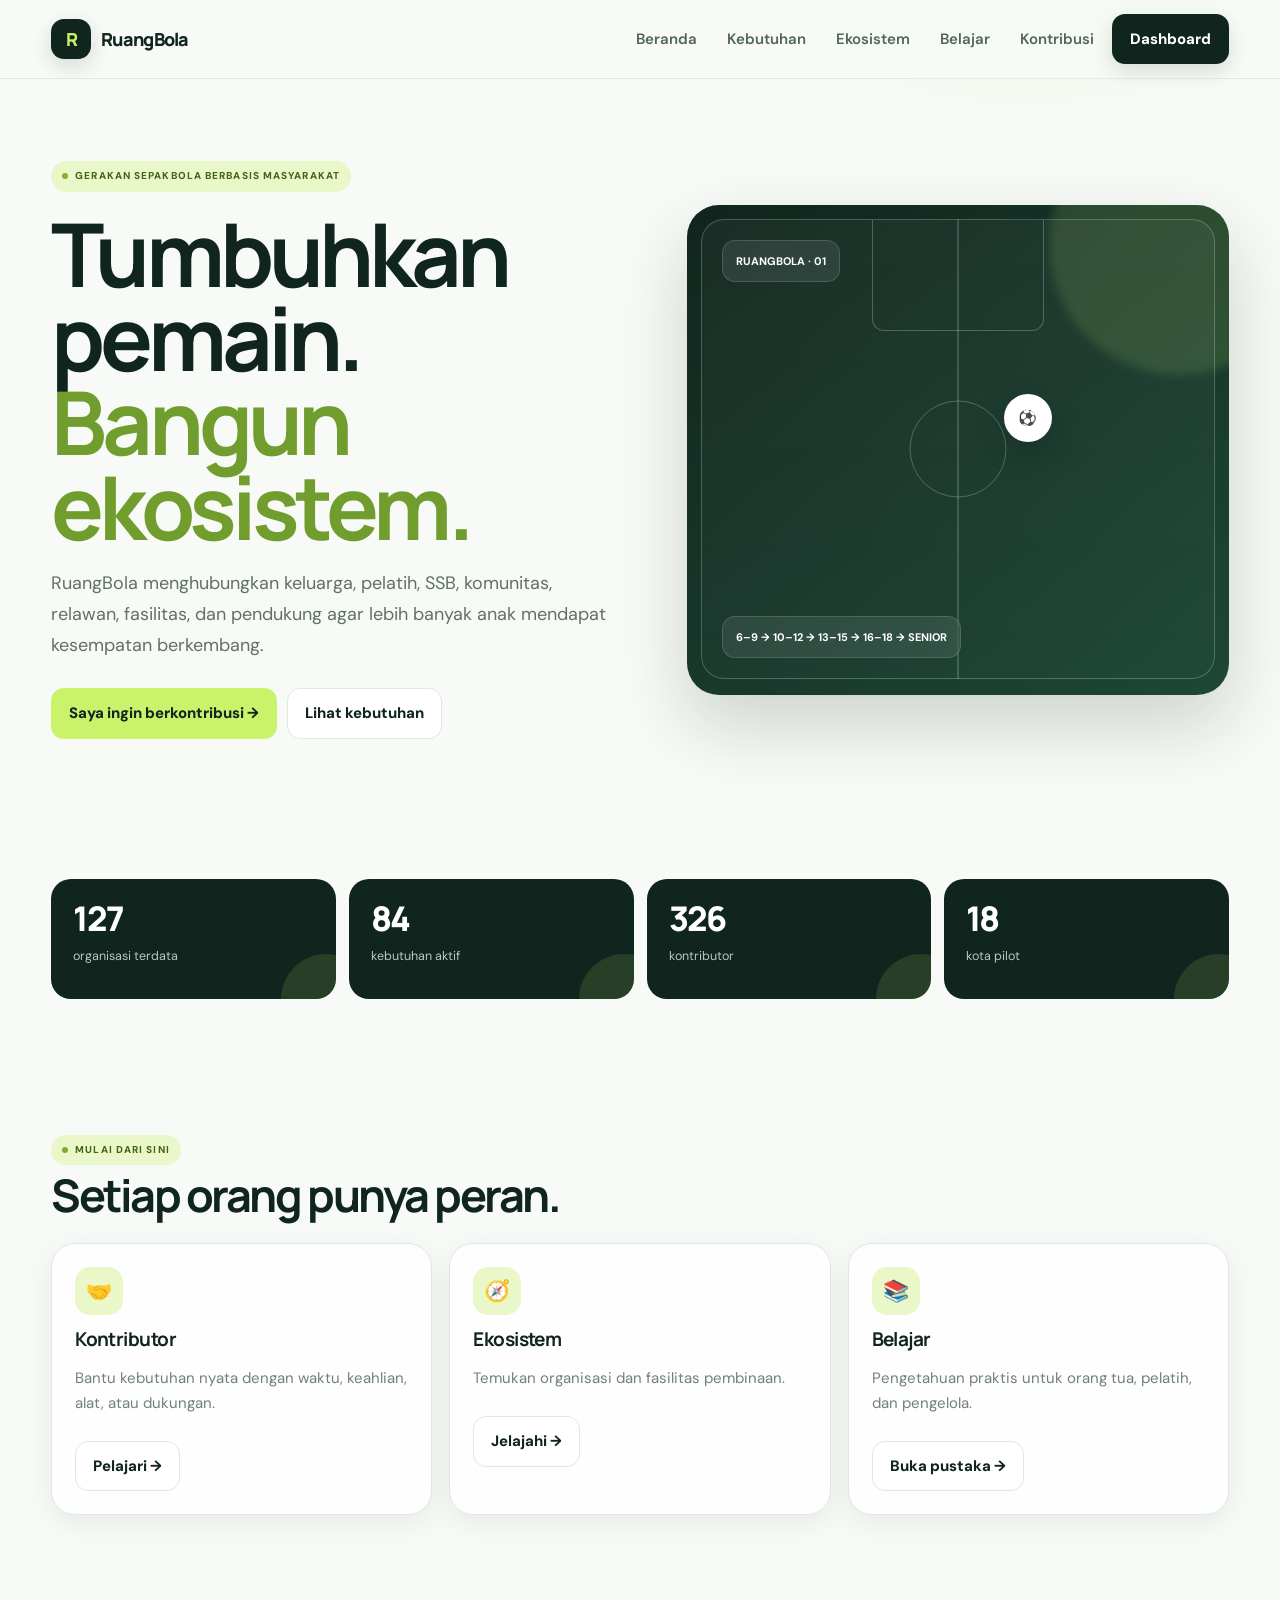
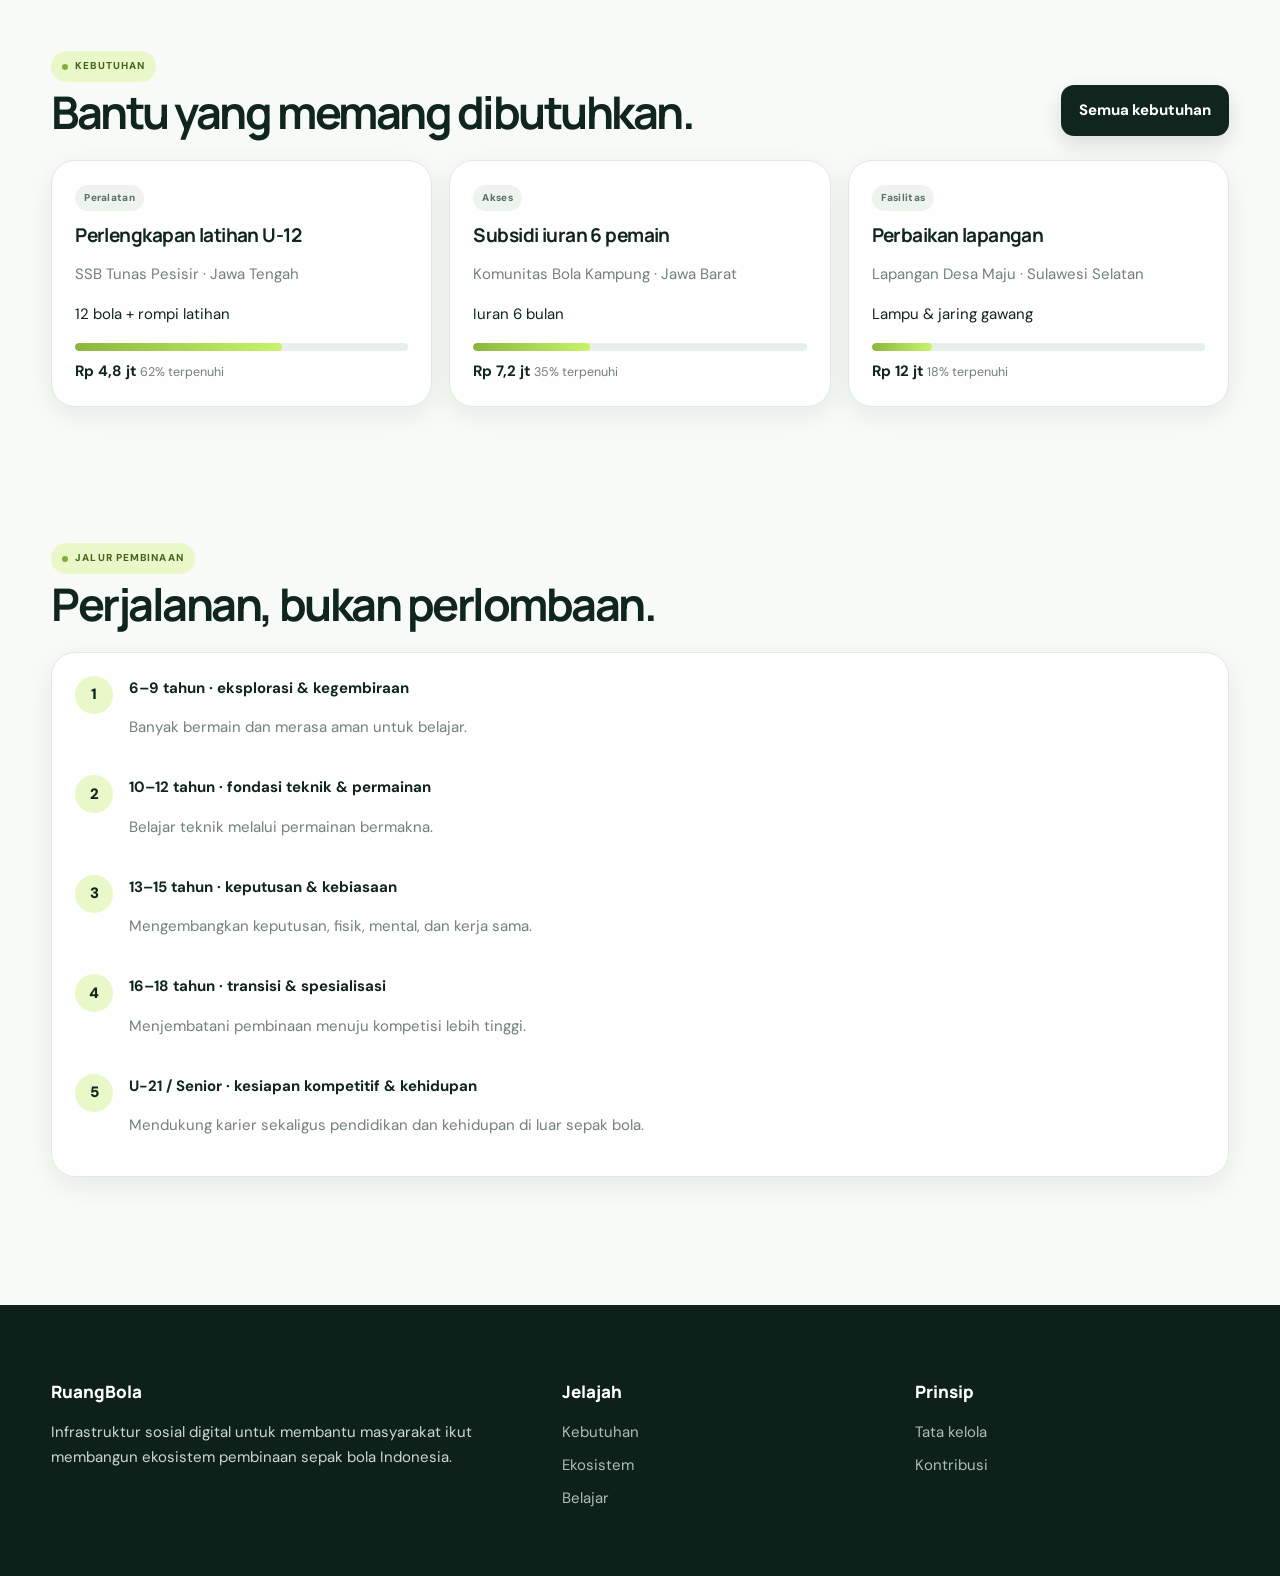
<file: index.html>
<!doctype html><html lang="id"><head><meta charset="utf-8"><meta name="viewport" content="width=device-width,initial-scale=1"><title>RuangBola — Tumbuh Bersama, Bangun Ekosistem</title><link rel="stylesheet" href="assets/style.css"></head><body><div id="app"><noscript><main style="padding:40px;font-family:Arial,sans-serif"><h1>RuangBola</h1><p>JavaScript perlu diaktifkan untuk membuka prototipe ini.</p></main></noscript></div><script src="assets/app.js"></script><script>RB.render('home')</script></body></html>
</file>
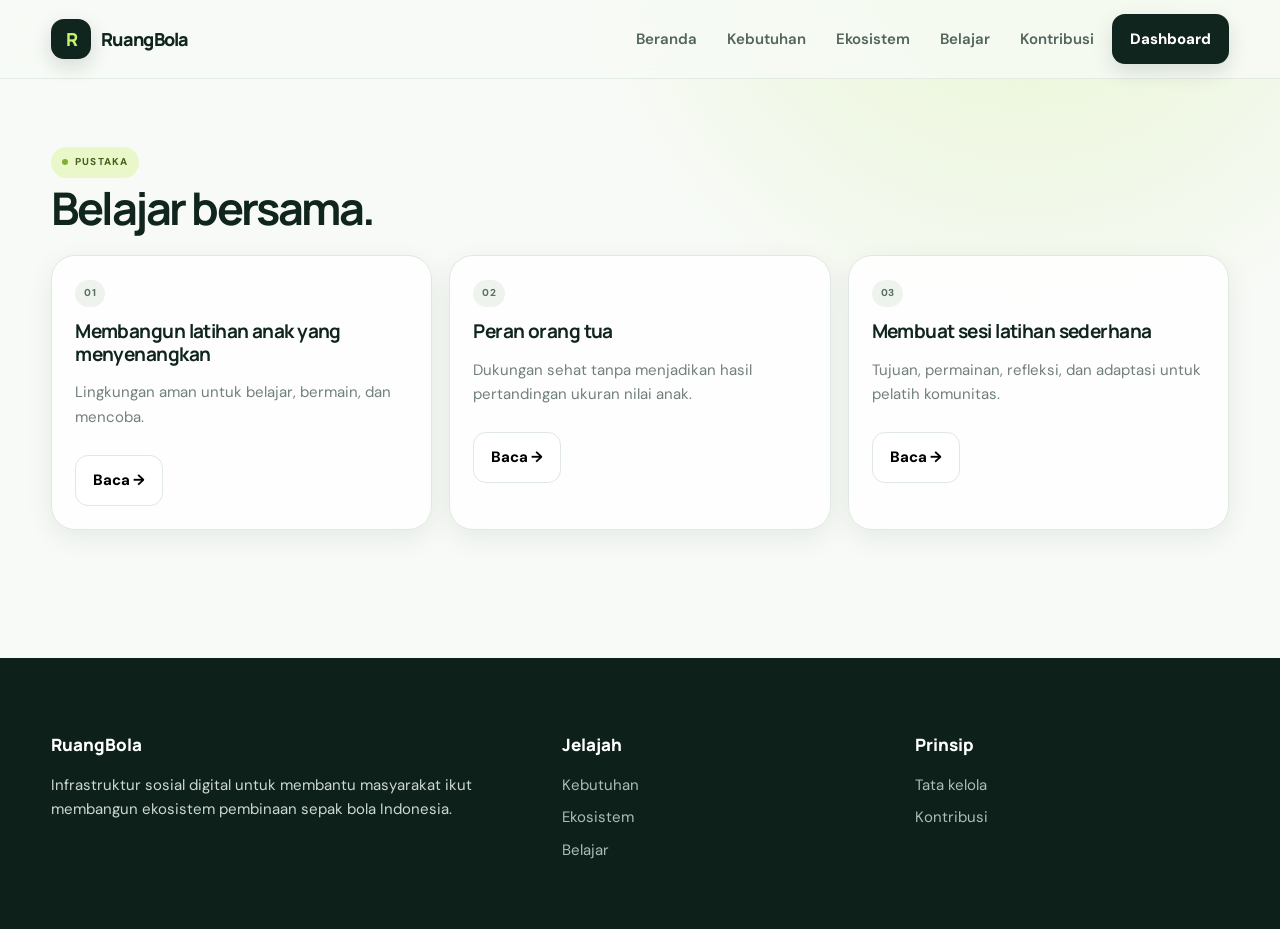
<file: belajar.html>
<!doctype html><html lang="id"><head><meta charset="utf-8"><meta name="viewport" content="width=device-width,initial-scale=1"><title>Belajar — RuangBola</title><link rel="stylesheet" href="assets/style.css"></head><body><div id="app"><noscript><main style="padding:40px;font-family:Arial,sans-serif"><h1>RuangBola</h1><p>JavaScript perlu diaktifkan untuk membuka prototipe ini.</p></main></noscript></div><script src="assets/app.js"></script><script>RB.render('learn')</script></body></html>
</file>
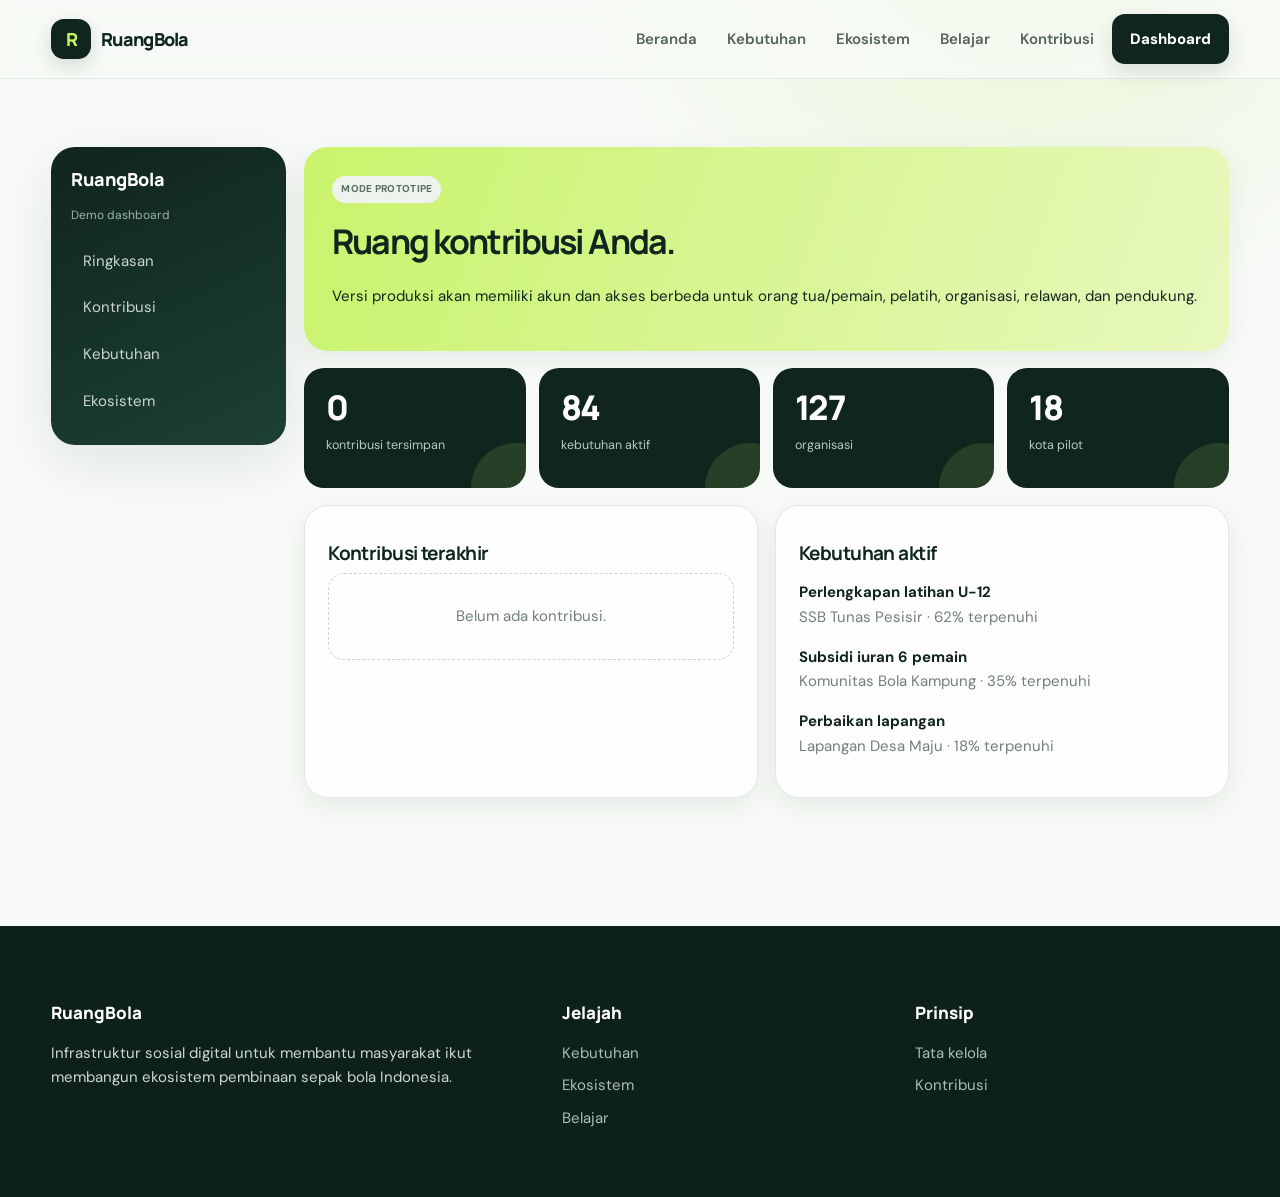
<file: dashboard.html>
<!doctype html><html lang="id"><head><meta charset="utf-8"><meta name="viewport" content="width=device-width,initial-scale=1"><title>Dashboard — RuangBola</title><link rel="stylesheet" href="assets/style.css"></head><body><div id="app"><noscript><main style="padding:40px;font-family:Arial,sans-serif"><h1>RuangBola</h1><p>JavaScript perlu diaktifkan untuk membuka prototipe ini.</p></main></noscript></div><script src="assets/app.js"></script><script>RB.render('dashboard')</script></body></html>
</file>
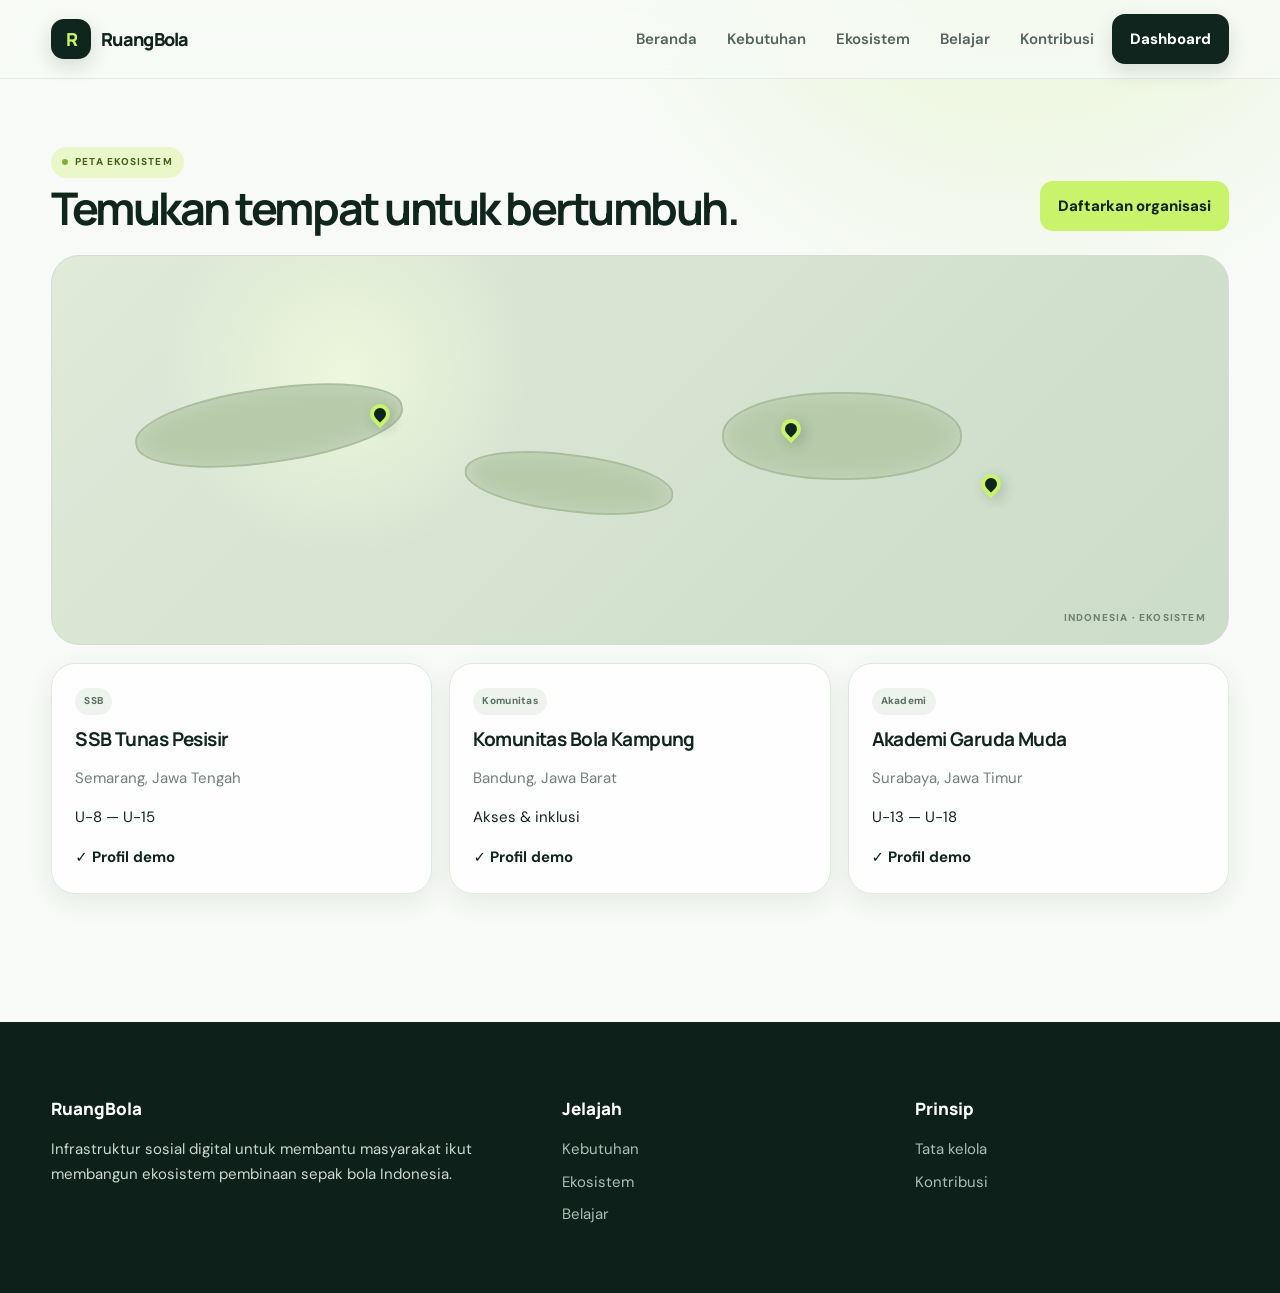
<file: ekosistem.html>
<!doctype html><html lang="id"><head><meta charset="utf-8"><meta name="viewport" content="width=device-width,initial-scale=1"><title>Ekosistem — RuangBola</title><link rel="stylesheet" href="assets/style.css"></head><body><div id="app"><noscript><main style="padding:40px;font-family:Arial,sans-serif"><h1>RuangBola</h1><p>JavaScript perlu diaktifkan untuk membuka prototipe ini.</p></main></noscript></div><script src="assets/app.js"></script><script>RB.render('ecosystem')</script></body></html>
</file>
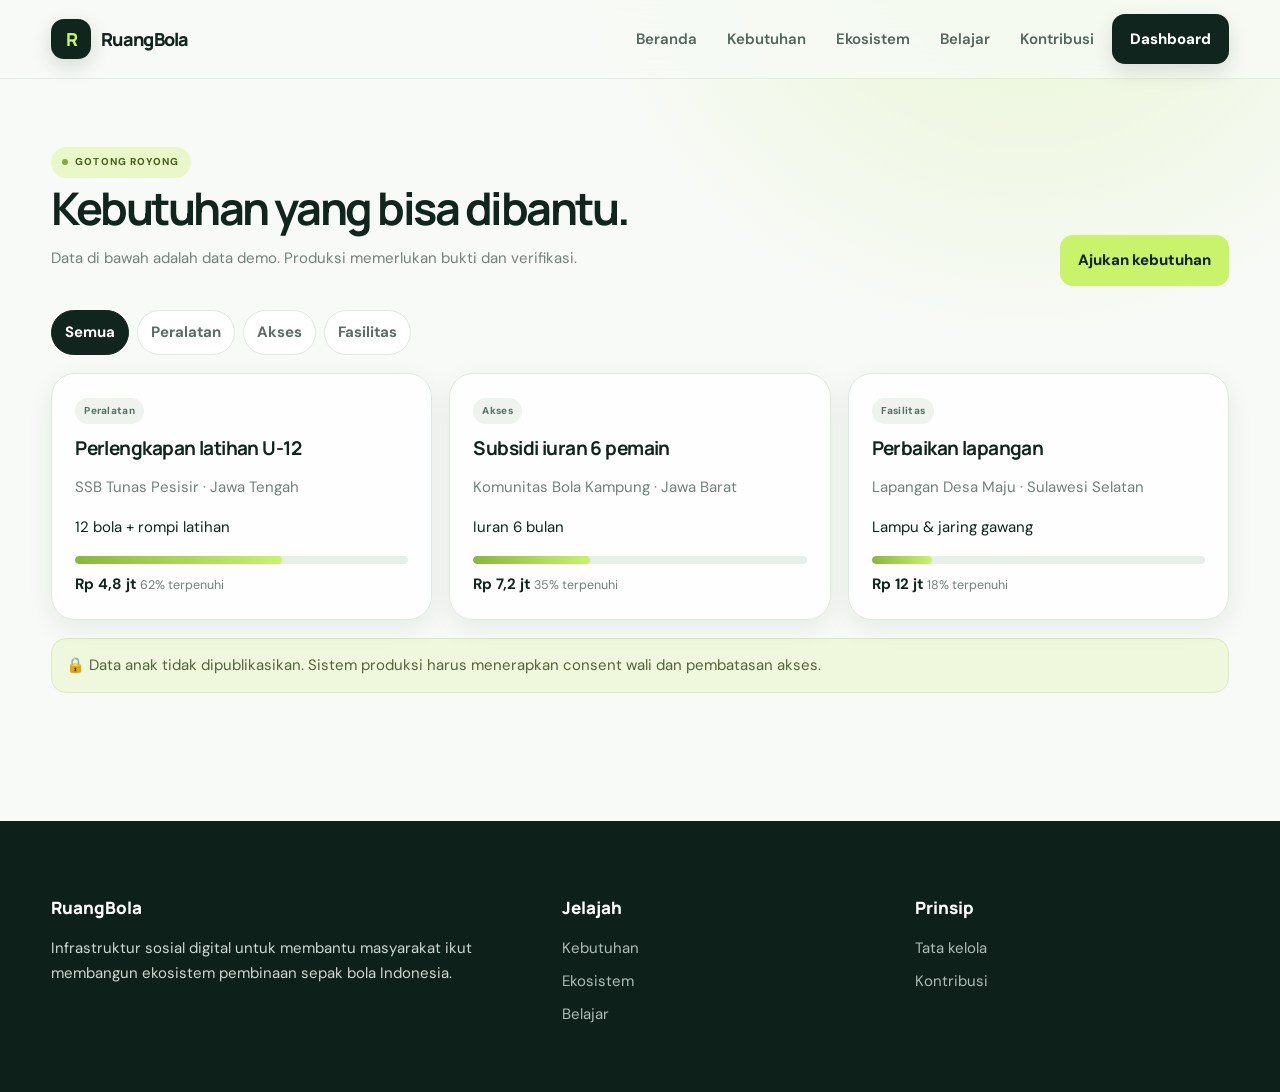
<file: kebutuhan.html>
<!doctype html><html lang="id"><head><meta charset="utf-8"><meta name="viewport" content="width=device-width,initial-scale=1"><title>Kebutuhan — RuangBola</title><link rel="stylesheet" href="assets/style.css"></head><body><div id="app"><noscript><main style="padding:40px;font-family:Arial,sans-serif"><h1>RuangBola</h1><p>JavaScript perlu diaktifkan untuk membuka prototipe ini.</p></main></noscript></div><script src="assets/app.js"></script><script>RB.render('needs')</script></body></html>
</file>
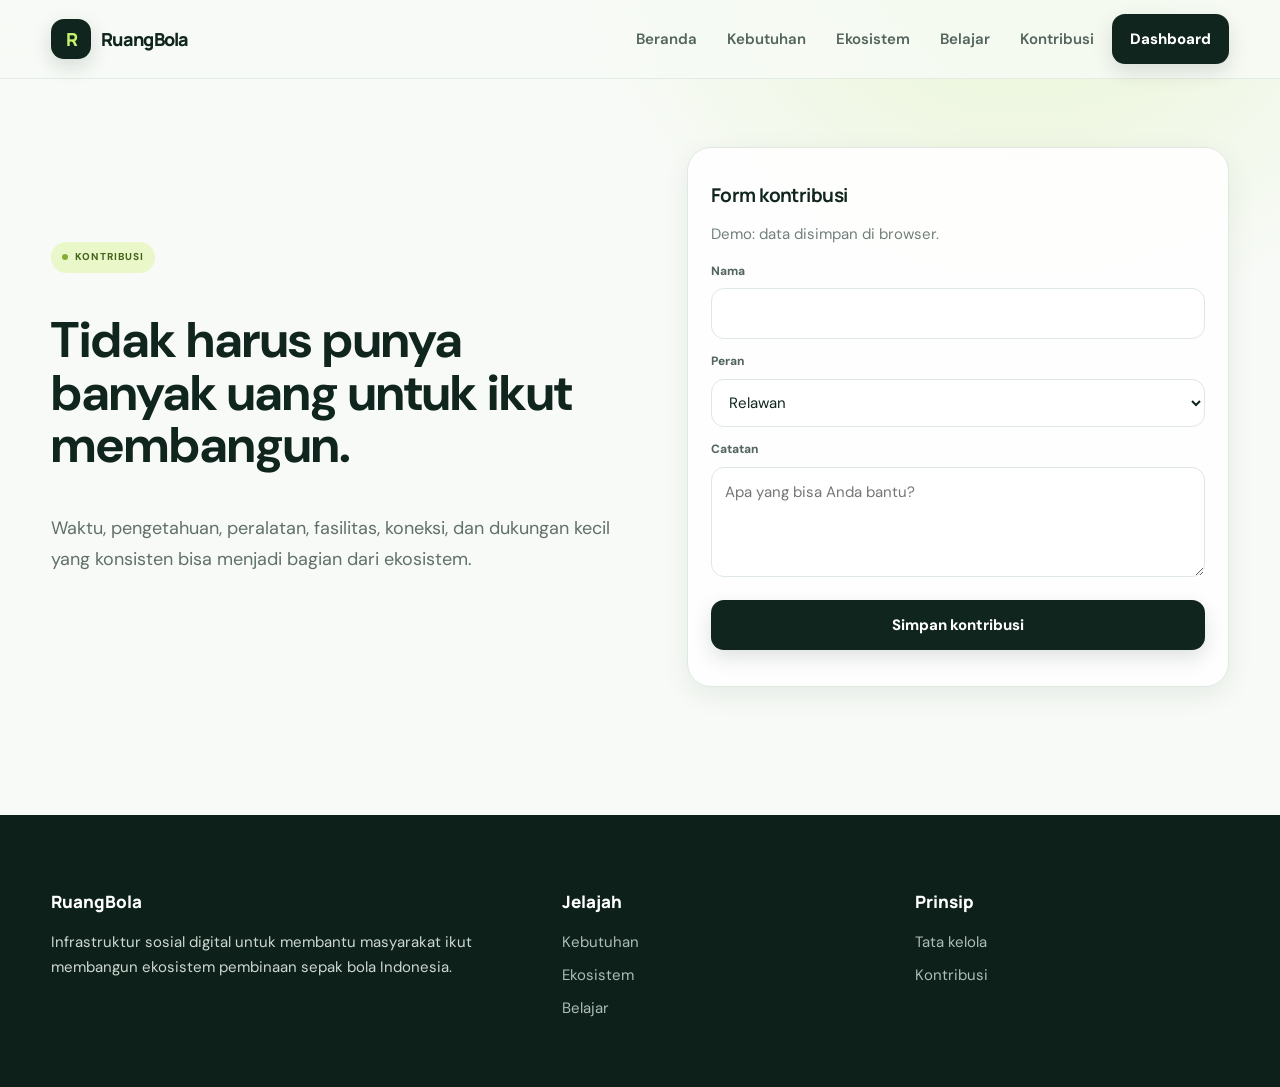
<file: kontribusi.html>
<!doctype html><html lang="id"><head><meta charset="utf-8"><meta name="viewport" content="width=device-width,initial-scale=1"><title>Kontribusi — RuangBola</title><link rel="stylesheet" href="assets/style.css"></head><body><div id="app"><noscript><main style="padding:40px;font-family:Arial,sans-serif"><h1>RuangBola</h1><p>JavaScript perlu diaktifkan untuk membuka prototipe ini.</p></main></noscript></div><script src="assets/app.js"></script><script>RB.render('contribute')</script></body></html>
</file>
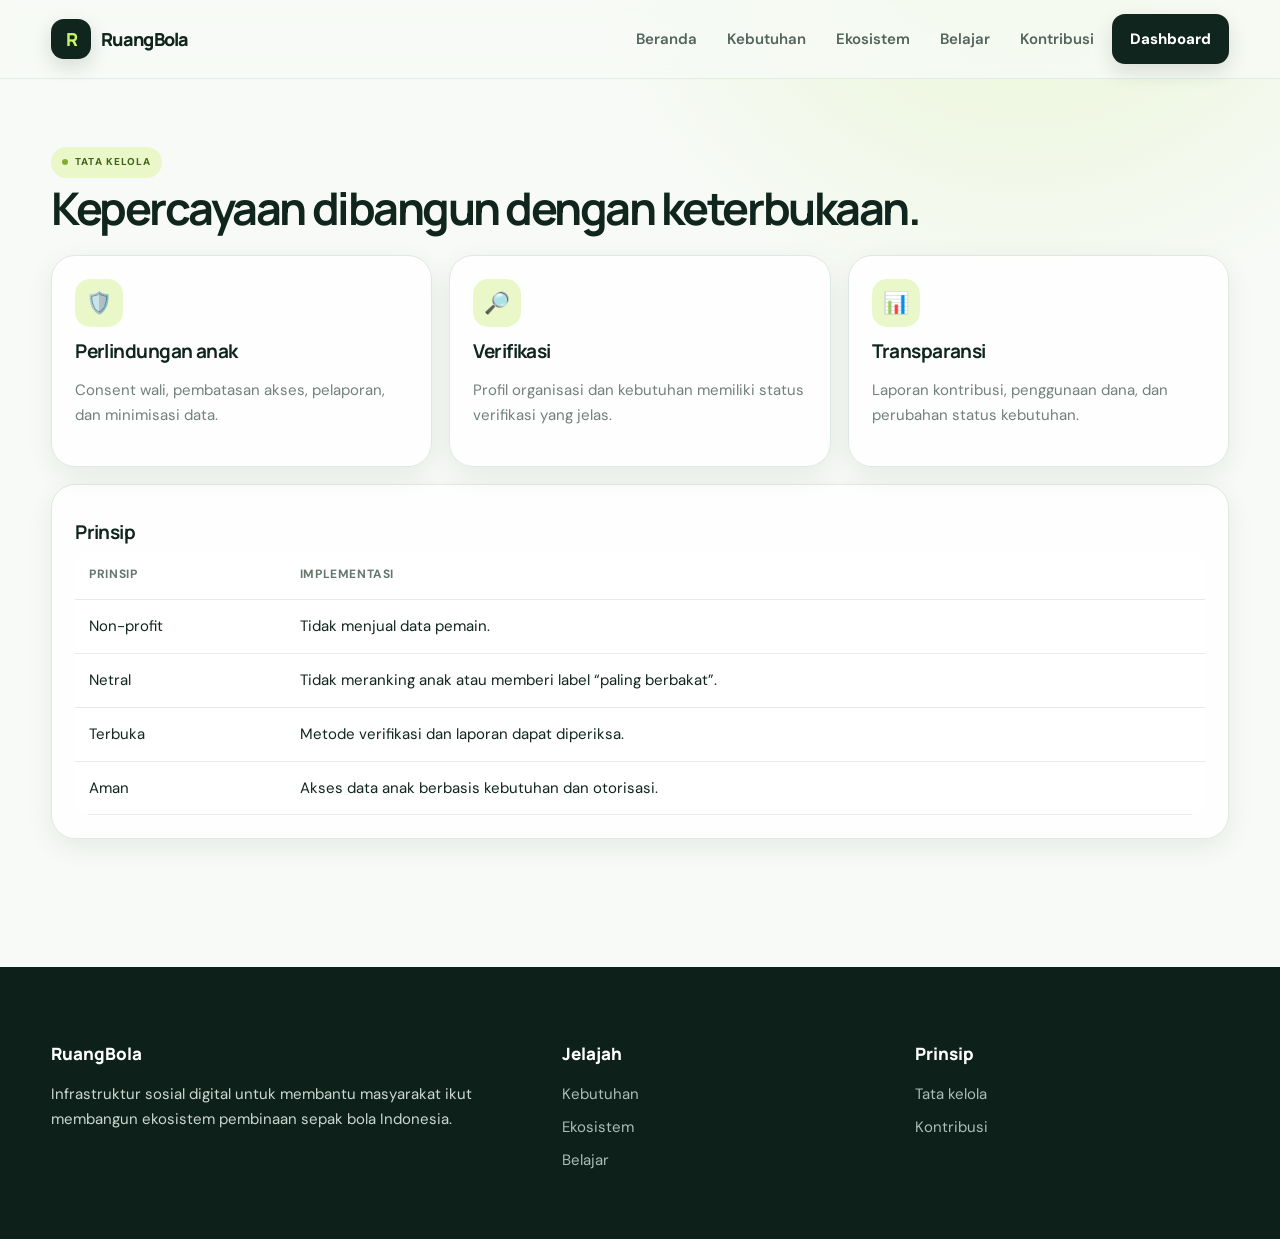
<file: organisasi.html>
<!doctype html><html lang="id"><head><meta charset="utf-8"><meta name="viewport" content="width=device-width,initial-scale=1"><title>Tata Kelola — RuangBola</title><link rel="stylesheet" href="assets/style.css"></head><body><div id="app"><noscript><main style="padding:40px;font-family:Arial,sans-serif"><h1>RuangBola</h1><p>JavaScript perlu diaktifkan untuk membuka prototipe ini.</p></main></noscript></div><script src="assets/app.js"></script><script>RB.render('organizations')</script></body></html>
</file>
<file: assets/style.css>
@import url('https://fonts.googleapis.com/css2?family=DM+Sans:wght@400;500;600;700&family=Manrope:wght@500;600;700;800&display=swap');

:root{
  --ink:#10251d;
  --ink-2:#234138;
  --muted:#718079;
  --line:#dfe8e1;
  --paper:#f7faf6;
  --white:#ffffff;
  --lime:#c9f36b;
  --lime-2:#eaf8c9;
  --green:#17392d;
  --green-2:#275844;
  --shadow:0 18px 55px rgba(16,37,29,.09);
  --shadow-sm:0 8px 28px rgba(16,37,29,.07);
  --radius:24px;
}
*{box-sizing:border-box}
html{scroll-behavior:smooth}
body{
  margin:0;
  color:var(--ink);
  background:
    radial-gradient(circle at 80% -10%,#e7f5cf 0,transparent 28rem),
    var(--paper);
  font:15px/1.65 "DM Sans",system-ui,sans-serif;
  -webkit-font-smoothing:antialiased;
}
a{color:inherit;text-decoration:none}
button,input,textarea,select{font:inherit}
button{cursor:pointer}
.wrap{width:min(1180px,92%);margin:auto}

.top{
  position:sticky;top:0;z-index:50;
  background:rgba(247,250,246,.82);
  backdrop-filter:blur(18px);
  border-bottom:1px solid rgba(223,232,225,.8);
}
.nav{height:78px;display:flex;align-items:center;justify-content:space-between;gap:22px}
.brand{display:flex;align-items:center;font:800 18px/1 "Manrope",sans-serif;letter-spacing:-.04em}
.mark{
  display:grid;place-items:center;width:40px;height:40px;border-radius:13px;
  background:var(--ink);color:var(--lime);margin-right:10px;
  box-shadow:0 7px 20px rgba(16,37,29,.15)
}
.links{display:flex;gap:6px;align-items:center}
.links a:not(.btn){padding:9px 12px;border-radius:10px;color:#52645c;font-weight:600}
.links a:not(.btn):hover{background:#edf3ed;color:var(--ink)}
.menu{display:none;border:1px solid var(--line);background:#fff;border-radius:12px;width:42px;height:42px}

.btn{
  display:inline-flex;align-items:center;justify-content:center;gap:7px;
  border:1px solid transparent;border-radius:13px;padding:12px 17px;
  font-weight:800;transition:.2s ease;white-space:nowrap
}
.btn:hover{transform:translateY(-2px)}
.dark{background:var(--ink);color:#fff;box-shadow:0 8px 20px rgba(16,37,29,.13)}
.lime{background:var(--lime);color:var(--ink)}
.soft{background:#fff;border-color:var(--line)}
.soft:hover{background:#f0f5ef}

.hero{padding:82px 0 72px}
.heroGrid{display:grid;grid-template-columns:1.02fr .98fr;gap:72px;align-items:center}
.eyebrow{
  display:inline-flex;align-items:center;gap:7px;
  background:var(--lime-2);color:#46631d;padding:7px 11px;
  border-radius:999px;font-size:10px;font-weight:800;
  text-transform:uppercase;letter-spacing:.11em
}
.eyebrow:before{content:"";width:6px;height:6px;border-radius:50%;background:#82ad36}
.hero h1,.head h2,.welcome h2{
  font-family:"Manrope",sans-serif;letter-spacing:-.055em
}
.hero h1{font-size:clamp(50px,7vw,88px);line-height:.96;margin:19px 0 20px;max-width:760px}
.hero h1 span{color:#709d2d}
.lead{font-size:18px;line-height:1.7;color:#617069;max-width:650px}
.actions{display:flex;gap:10px;flex-wrap:wrap;margin-top:28px}

.visual{
  position:relative;background:linear-gradient(145deg,#10251d,#1d4736);
  border-radius:32px;padding:14px;min-height:490px;color:#fff;
  box-shadow:0 30px 70px rgba(16,37,29,.18);overflow:hidden
}
.visual:before{
  content:"";position:absolute;width:260px;height:260px;border-radius:50%;
  background:var(--lime);filter:blur(5px);opacity:.13;right:-80px;top:-90px
}
.pitch{
  height:460px;border:1px solid rgba(255,255,255,.22);border-radius:23px;
  position:relative;background:
    linear-gradient(90deg,transparent 49.7%,rgba(255,255,255,.24) 50%,transparent 50.3%),
    linear-gradient(rgba(255,255,255,.04),rgba(255,255,255,.02));
  display:flex;justify-content:space-between;flex-direction:column;padding:20px;overflow:hidden
}
.pitch:before,.pitch:after{content:"";position:absolute;border:1px solid rgba(255,255,255,.24)}
.pitch:before{width:170px;height:110px;left:50%;top:0;transform:translateX(-50%);border-top:0;border-radius:0 0 12px 12px}
.pitch:after{width:95px;height:95px;border-radius:50%;left:50%;top:50%;transform:translate(-50%,-50%)}
.ball{
  position:absolute;left:59%;top:38%;background:#fff;color:var(--ink);
  width:48px;height:48px;border-radius:50%;display:grid;place-items:center;
  z-index:2;box-shadow:0 10px 30px rgba(0,0,0,.2)
}
.badge{
  background:rgba(255,255,255,.09);backdrop-filter:blur(10px);
  border:1px solid rgba(255,255,255,.14);border-radius:13px;
  padding:11px 13px;width:max-content;z-index:2;font-size:11px;font-weight:700
}

.section{padding:68px 0}
.head{display:flex;justify-content:space-between;align-items:end;gap:25px;margin-bottom:24px}
.head h2{font-size:clamp(31px,4vw,45px);line-height:1.02;margin:8px 0 0}
.grid{display:grid;grid-template-columns:repeat(3,1fr);gap:17px}
.card{
  background:rgba(255,255,255,.9);border:1px solid var(--line);
  border-radius:var(--radius);padding:23px;box-shadow:var(--shadow-sm);
  transition:.22s ease
}
.card:hover{transform:translateY(-4px);box-shadow:var(--shadow)}
.card h3{font:700 19px/1.2 "Manrope",sans-serif;letter-spacing:-.03em;margin:13px 0 8px}
.muted{color:var(--muted)}
.icon{
  width:48px;height:48px;border-radius:15px;background:var(--lime-2);
  display:grid;place-items:center;font-size:21px
}
.card .btn{margin-top:10px}
.stats{display:grid;grid-template-columns:repeat(4,1fr);gap:13px}
.stat{
  position:relative;overflow:hidden;background:var(--ink);color:#fff;
  border-radius:20px;padding:22px;min-height:120px
}
.stat:after{content:"";position:absolute;width:90px;height:90px;border-radius:50%;right:-35px;bottom:-45px;background:var(--lime);opacity:.12}
.stat b{display:block;font:800 34px/1 "Manrope",sans-serif;letter-spacing:-.05em;margin-bottom:8px}
.stat small{color:#b9c9c0}

.tag{
  display:inline-flex;background:#eef3ee;color:#587066;padding:5px 9px;
  border-radius:999px;font-size:10px;font-weight:800;letter-spacing:.03em
}
.progress{height:8px;background:#e8eee8;border-radius:99px;overflow:hidden;margin:16px 0 8px}
.progress i{display:block;height:100%;background:linear-gradient(90deg,#8bb63e,var(--lime));border-radius:99px}
.map{
  height:390px;background:
    radial-gradient(circle at 25% 30%,#edf7dc,transparent 20%),
    linear-gradient(135deg,#dfead9,#cbdcc8);
  border-radius:28px;position:relative;overflow:hidden;border:1px solid #d1dfcf
}
.map:after{content:"INDONESIA · EKOSISTEM";position:absolute;right:22px;bottom:18px;font-size:10px;font-weight:800;letter-spacing:.12em;color:#6c826f}
.island{position:absolute;background:#b7cbaa;border:2px solid rgba(16,37,29,.08);border-radius:48%;box-shadow:inset 0 0 20px rgba(255,255,255,.25)}
.i1{width:270px;height:75px;left:7%;top:34%;transform:rotate(-8deg)}
.i2{width:210px;height:58px;left:35%;top:51%;transform:rotate(7deg)}
.i3{width:240px;height:88px;left:57%;top:35%}
.pin{
  position:absolute;width:20px;height:20px;border-radius:50% 50% 50% 0;
  background:var(--ink);transform:rotate(-45deg);border:4px solid var(--lime);
  box-shadow:0 5px 14px rgba(16,37,29,.2)
}
.p1{left:27%;top:38%}.p2{left:62%;top:42%}.p3{left:79%;top:56%}

.form{display:grid;gap:13px}
.field{display:grid;gap:7px}
.field label{font-size:12px;font-weight:800;color:#53655d}
.field input,.field textarea,.field select{
  width:100%;border:1px solid var(--line);border-radius:13px;padding:12px 13px;
  background:#fff;color:var(--ink);outline:none;transition:.2s
}
.field input:focus,.field textarea:focus,.field select:focus{border-color:#9fbd70;box-shadow:0 0 0 4px #eaf5d7}
.field textarea{min-height:110px;resize:vertical}
.notice{background:#eff8dc;border:1px solid #dbe9bf;border-radius:15px;padding:14px;color:#52633b}

.table{width:100%;border-collapse:collapse;background:#fff;border-radius:17px;overflow:hidden}
.table th,.table td{padding:14px;border-bottom:1px solid #e5ebe5;text-align:left}
.table th{font-size:12px;text-transform:uppercase;letter-spacing:.05em;color:#65766e}

.footer{background:#0d211a;color:#cdd8d1;padding:58px 0;margin-top:60px}
.footerGrid{display:grid;grid-template-columns:1.5fr 1fr 1fr;gap:40px}
.footer h3{color:#fff;font:800 17px "Manrope",sans-serif}
.footer a{display:block;margin:8px 0;color:#aebdb5}
.footer a:hover{color:#fff}

.dash{display:grid;grid-template-columns:235px 1fr;gap:18px}
.side{
  background:linear-gradient(155deg,#10251d,#1c4032);color:#fff;
  border-radius:24px;padding:20px;height:max-content;box-shadow:var(--shadow)
}
.side b{font:800 18px "Manrope",sans-serif}
.side p{color:#9fb1a8;font-size:12px}
.side a{display:block;padding:11px 12px;border-radius:11px;color:#cbd6cf}
.side a:hover{background:rgba(255,255,255,.08)}
.welcome{
  background:linear-gradient(110deg,var(--lime),#e7f8bd);
  border-radius:24px;padding:28px;margin-bottom:17px;box-shadow:var(--shadow-sm)
}
.welcome h2{font-size:34px;margin:10px 0 5px}
.two{display:grid;grid-template-columns:1fr 1fr;gap:17px}
.timeline{display:grid;gap:20px}
.step{display:grid;grid-template-columns:42px 1fr;gap:12px}
.circle{width:38px;height:38px;border-radius:50%;background:var(--lime-2);display:grid;place-items:center;font-weight:900}
.empty{text-align:center;padding:30px;border:1px dashed #cbd7cd;border-radius:16px;color:var(--muted)}
.filter{display:flex;gap:8px;flex-wrap:wrap;margin-bottom:18px}
.filter button{border:1px solid var(--line);background:#fff;color:#5c6d65;border-radius:999px;padding:9px 13px;font-weight:700}
.filter button:hover{border-color:#a9be9d}
.filter button.on{background:var(--ink);color:#fff;border-color:var(--ink)}

@media(max-width:900px){
  .links{display:none;position:absolute;left:4%;right:4%;top:72px;background:rgba(255,255,255,.97);padding:12px;border:1px solid var(--line);border-radius:18px;box-shadow:var(--shadow);flex-direction:column;align-items:stretch}
  .links.open{display:flex}
  .links a:not(.btn){padding:12px}
  .menu{display:block}
  .heroGrid,.two{grid-template-columns:1fr}
  .grid{grid-template-columns:1fr 1fr}
  .stats{grid-template-columns:1fr 1fr}
  .dash{grid-template-columns:1fr}
  .footerGrid{grid-template-columns:1fr 1fr}
}
@media(max-width:620px){
  .nav{height:70px}
  .hero{padding:52px 0 42px}
  .hero h1{font-size:52px}
  .heroGrid{gap:35px}
  .visual{min-height:370px;border-radius:25px}
  .pitch{height:340px}
  .grid,.stats{grid-template-columns:1fr}
  .head{display:block}
  .head .btn{margin-top:15px}
  .section{padding:48px 0}
  .footerGrid{grid-template-columns:1fr}
  .map{height:300px}
}
</file>
